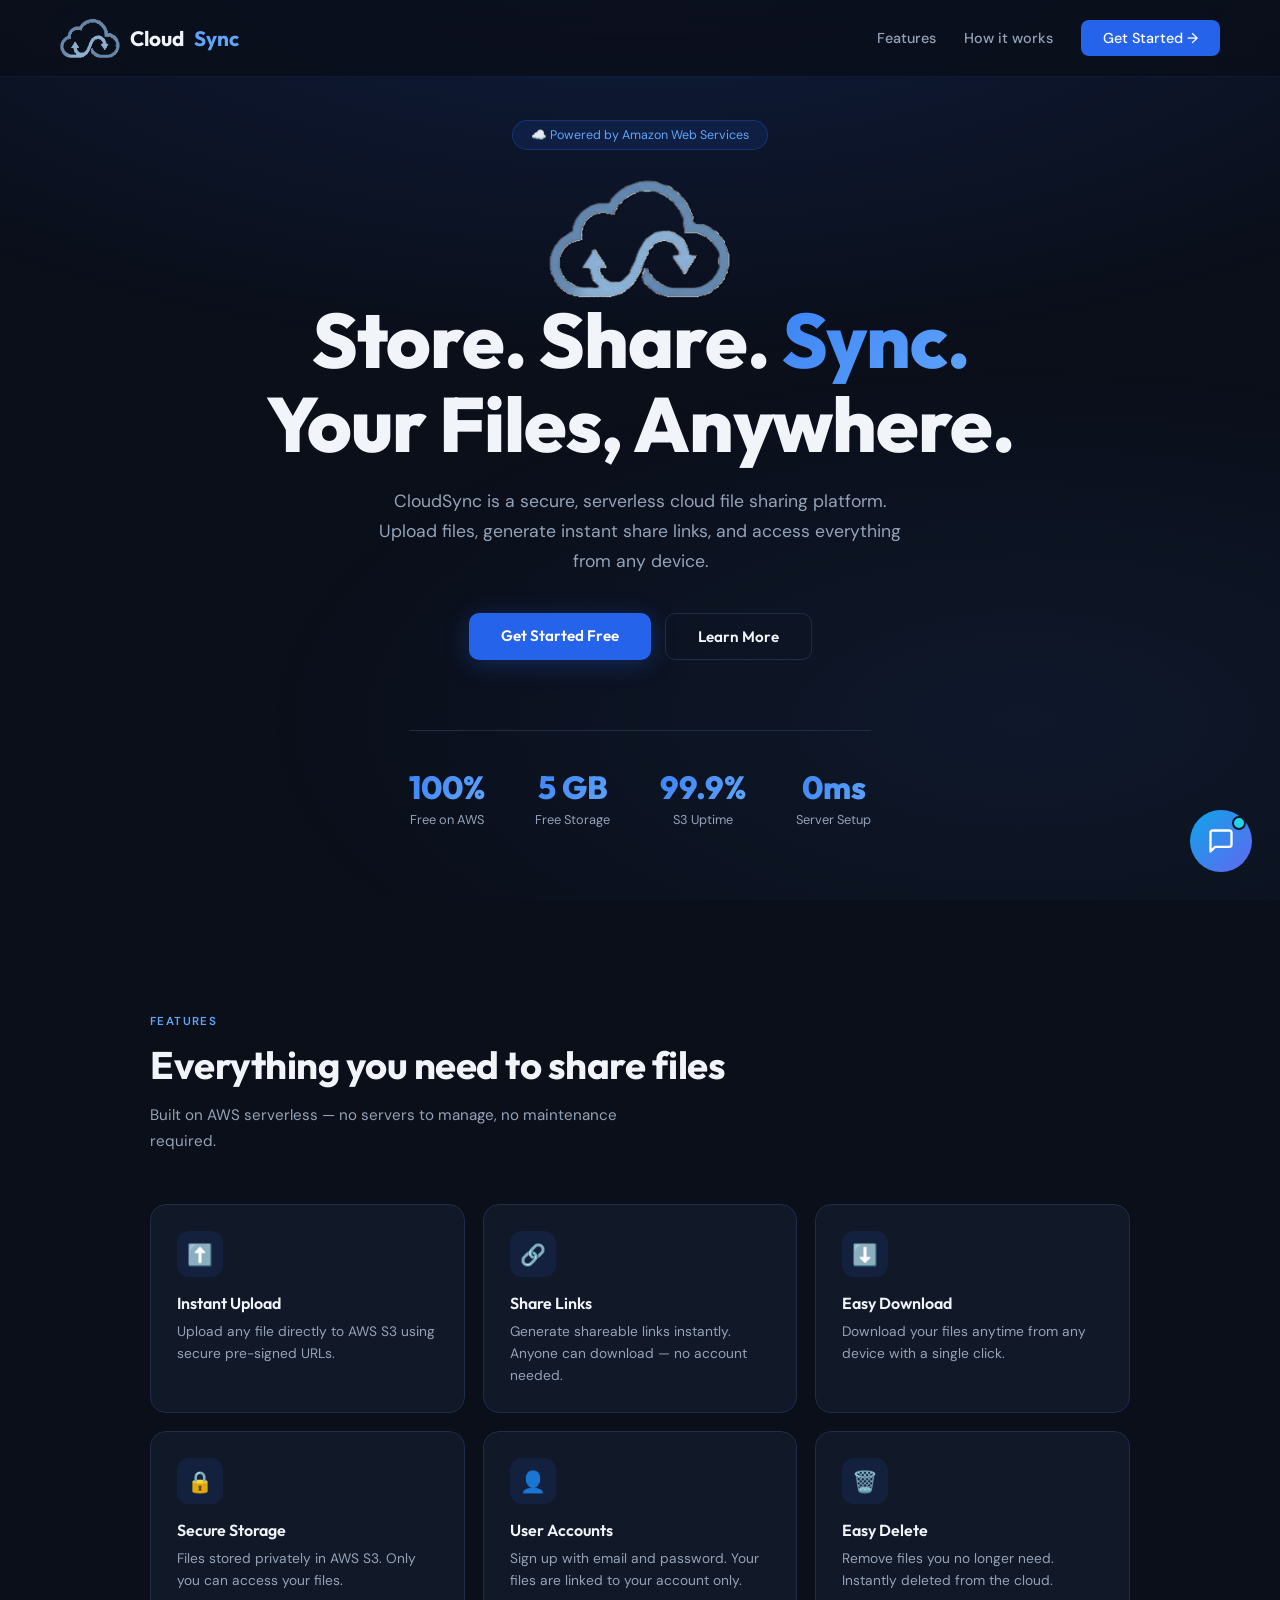
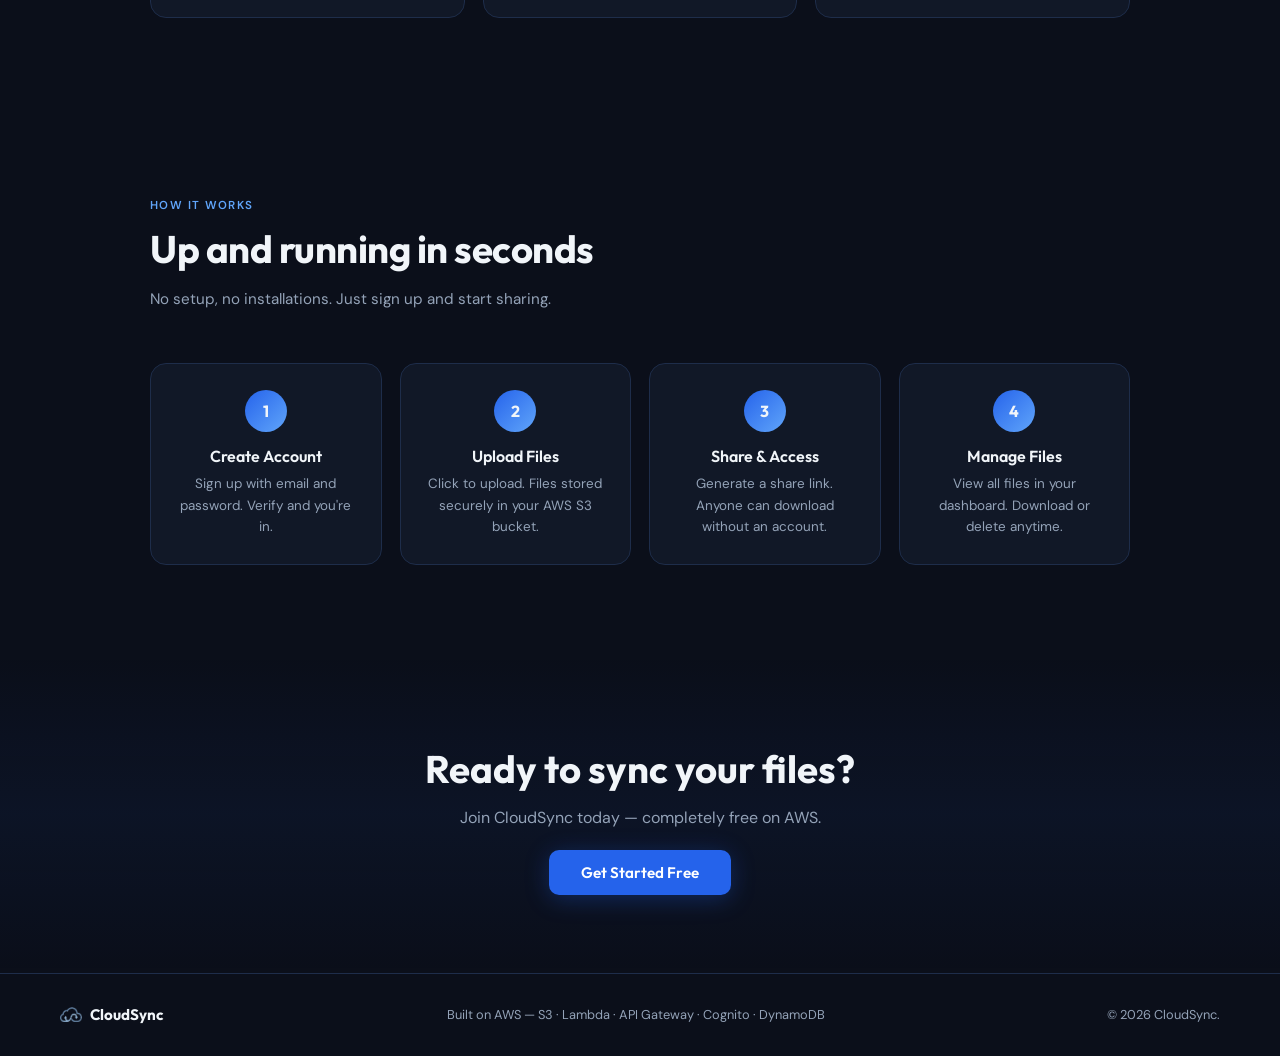
<file: frontend/index.html>
<!DOCTYPE html>
<html lang="en">
<head>
<meta charset="UTF-8"/>
<meta name="viewport" content="width=device-width, initial-scale=1.0"/>
<link rel="stylesheet" href="style.css">
<title>CloudSync — Cloud File Sharing</title>
<link href="https://fonts.googleapis.com/css2?family=Outfit:wght@400;500;600;700;800&family=DM+Sans:wght@400;500&display=swap" rel="stylesheet"/>
<style>
:root{--dark:#0b0f1a;--blue:#2563eb;--blue2:#3b82f6;--light:#60a5fa;--text:#f1f5f9;--muted:#94a3b8;--border:#1e2d4a;--card:#111827}
*{box-sizing:border-box;margin:0;padding:0}
body{background:var(--dark);color:var(--text);font-family:'DM Sans',sans-serif;overflow-x:hidden}
.bg-glow{position:fixed;inset:0;pointer-events:none;z-index:0;background:radial-gradient(ellipse 80% 50% at 50% -10%,rgba(37,99,235,.18),transparent),radial-gradient(ellipse 60% 40% at 80% 80%,rgba(59,130,246,.08),transparent)}
nav{position:fixed;top:0;left:0;right:0;z-index:100;display:flex;align-items:center;justify-content:space-between;padding:18px 60px;background:rgba(11,15,26,.85);backdrop-filter:blur(12px);border-bottom:1px solid rgba(37,99,235,.15)}
.nav-logo{display:flex;align-items:center;gap:10px;font-family:'Outfit',sans-serif;font-weight:700;font-size:1.3rem;color:var(--text);text-decoration:none}
.nav-logo img{
    height:40px;
    width:auto;
}
.nav-logo span{color:var(--light)}
.nav-links{display:flex;align-items:center;gap:28px}
.nav-links a{color:var(--muted);text-decoration:none;font-size:.9rem;font-weight:500;transition:color .2s}
.nav-links a:hover{color:var(--text)}
.btn-nav{background:var(--blue);color:#fff!important;padding:9px 22px;border-radius:8px;font-size:.88rem;font-weight:600;transition:all .2s}
.btn-nav:hover{background:var(--blue2)!important}
.hero{position:relative;z-index:1;min-height:100vh;display:flex;flex-direction:column;align-items:center;justify-content:center;text-align:center;padding:120px 20px 60px}
.badge{display:inline-flex;align-items:center;gap:8px;background:rgba(37,99,235,.12);border:1px solid rgba(37,99,235,.3);border-radius:30px;padding:6px 18px;font-size:.78rem;color:var(--light);margin-bottom:28px;animation:up .6s ease both}
.hero-logo{width:90px;height:90px;object-fit:contain;margin-bottom:24px;filter:drop-shadow(0 0 30px rgba(37,99,235,.5));animation:up .6s .1s ease both}
.hero h1{font-family:'Outfit',sans-serif;font-size:clamp(2.6rem,6vw,4.8rem);font-weight:800;line-height:1.1;letter-spacing:-1px;margin-bottom:20px;animation:up .6s .2s ease both}
.hero h1 span{background:linear-gradient(135deg,var(--blue2),var(--light));-webkit-background-clip:text;-webkit-text-fill-color:transparent;background-clip:text}
.hero p{font-size:1.1rem;color:var(--muted);max-width:540px;line-height:1.7;margin-bottom:36px;animation:up .6s .3s ease both}
.btns{display:flex;gap:14px;justify-content:center;flex-wrap:wrap;animation:up .6s .4s ease both}
.btn-p{background:var(--blue);color:#fff;padding:13px 32px;border-radius:10px;font-size:.95rem;font-weight:600;text-decoration:none;font-family:'Outfit',sans-serif;transition:all .2s;box-shadow:0 4px 24px rgba(37,99,235,.3)}
.btn-p:hover{background:var(--blue2);transform:translateY(-2px)}
.btn-s{background:transparent;color:var(--text);padding:13px 32px;border-radius:10px;font-size:.95rem;font-weight:600;text-decoration:none;border:1px solid var(--border);font-family:'Outfit',sans-serif;transition:all .2s}
.btn-s:hover{border-color:var(--blue);color:var(--light)}
.stats{display:flex;justify-content:center;gap:50px;margin-top:70px;padding:36px 0;border-top:1px solid var(--border);flex-wrap:wrap;animation:up .6s .5s ease both}
.stat-v{font-family:'Outfit',sans-serif;font-size:2rem;font-weight:800;background:linear-gradient(135deg,var(--blue2),var(--light));-webkit-background-clip:text;-webkit-text-fill-color:transparent;background-clip:text}
.stat-l{font-size:.8rem;color:var(--muted);margin-top:4px}
.sec{position:relative;z-index:1;padding:90px 60px;max-width:1100px;margin:0 auto}
.tag{font-size:.72rem;font-weight:600;color:var(--light);text-transform:uppercase;letter-spacing:.12em;margin-bottom:12px}
.sec-title{font-family:'Outfit',sans-serif;font-size:clamp(1.8rem,3vw,2.6rem);font-weight:700;margin-bottom:14px;letter-spacing:-.5px}
.sec-sub{color:var(--muted);font-size:.95rem;max-width:480px;line-height:1.7;margin-bottom:50px}
.grid{display:grid;grid-template-columns:repeat(auto-fit,minmax(270px,1fr));gap:18px}
.card{background:var(--card);border:1px solid var(--border);border-radius:16px;padding:26px;transition:all .3s;position:relative;overflow:hidden}
.card::before{content:'';position:absolute;top:0;left:0;right:0;height:2px;background:linear-gradient(90deg,var(--blue),var(--light));opacity:0;transition:opacity .3s}
.card:hover{border-color:rgba(37,99,235,.4);transform:translateY(-4px)}
.card:hover::before{opacity:1}
.card-icon{width:46px;height:46px;background:rgba(37,99,235,.12);border-radius:12px;display:flex;align-items:center;justify-content:center;font-size:1.3rem;margin-bottom:16px}
.card-title{font-family:'Outfit',sans-serif;font-size:1rem;font-weight:600;margin-bottom:7px}
.card-desc{font-size:.86rem;color:var(--muted);line-height:1.6}
.steps{display:grid;grid-template-columns:repeat(auto-fit,minmax(190px,1fr));gap:18px}
.step{background:var(--card);border:1px solid var(--border);border-radius:16px;padding:26px;text-align:center}
.step-n{width:42px;height:42px;background:linear-gradient(135deg,var(--blue),var(--light));border-radius:50%;display:flex;align-items:center;justify-content:center;font-family:'Outfit',sans-serif;font-weight:700;font-size:1rem;margin:0 auto 14px}
.step-t{font-family:'Outfit',sans-serif;font-weight:600;margin-bottom:7px}
.step-d{font-size:.84rem;color:var(--muted);line-height:1.6}
.cta{position:relative;z-index:1;text-align:center;padding:90px 20px;background:linear-gradient(180deg,transparent,rgba(37,99,235,.06),transparent)}
.cta h2{font-family:'Outfit',sans-serif;font-size:clamp(1.8rem,3vw,2.6rem);font-weight:700;margin-bottom:14px}
.cta p{color:var(--muted);margin-bottom:34px}
footer{position:relative;z-index:1;border-top:1px solid var(--border);padding:26px 60px;display:flex;align-items:center;justify-content:space-between;flex-wrap:wrap;gap:12px}
footer p{font-size:.8rem;color:var(--muted)}
.f-logo{display:flex;align-items:center;gap:8px;font-family:'Outfit',sans-serif;font-weight:700;font-size:.95rem;color:var(--text)}
.f-logo img{width:22px;height:22px;object-fit:contain}
@keyframes up{from{opacity:0;transform:translateY(24px)}to{opacity:1;transform:translateY(0)}}
@media(max-width:768px){nav{padding:14px 20px}.nav-links{display:none}.sec{padding:60px 20px}footer{padding:20px}.stats{gap:24px}}
</style>
</head>
<body>
<div class="bg-glow"></div>
<nav>
<a href="index.html" class="nav-logo">
   <img src="assets/CloudSync_logo.png" alt="" style="height:40px;">
    Cloud<span>Sync</span>
</a>
  <div class="nav-links">
    <a href="#features">Features</a>
    <a href="#how">How it works</a>
    <a href="login.html" class="btn-nav">Get Started →</a>
  </div>
</nav>
<section class="hero">
  <div class="badge">☁️ Powered by Amazon Web Services</div>
  <img src="assets/CloudSync_logo.png" alt="CloudSync" style="height:120px;">
  <h1>Store. Share. <span>Sync.</span><br/>Your Files, Anywhere.</h1>
  <p>CloudSync is a secure, serverless cloud file sharing platform. Upload files, generate instant share links, and access everything from any device.</p>
  <div class="btns">
    <a href="login.html" class="btn-p">Get Started Free</a>
    <a href="#features" class="btn-s">Learn More</a>
  </div>
  <div class="stats">
    <div><div class="stat-v">100%</div><div class="stat-l">Free on AWS</div></div>
    <div><div class="stat-v">5 GB</div><div class="stat-l">Free Storage</div></div>
    <div><div class="stat-v">99.9%</div><div class="stat-l">S3 Uptime</div></div>
    <div><div class="stat-v">0ms</div><div class="stat-l">Server Setup</div></div>
  </div>
</section>
<section class="sec" id="features">
  <div class="tag">Features</div>
  <div class="sec-title">Everything you need to share files</div>
  <p class="sec-sub">Built on AWS serverless — no servers to manage, no maintenance required.</p>
  <div class="grid">
    <div class="card"><div class="card-icon">⬆️</div><div class="card-title">Instant Upload</div><div class="card-desc">Upload any file directly to AWS S3 using secure pre-signed URLs.</div></div>
    <div class="card"><div class="card-icon">🔗</div><div class="card-title">Share Links</div><div class="card-desc">Generate shareable links instantly. Anyone can download — no account needed.</div></div>
    <div class="card"><div class="card-icon">⬇️</div><div class="card-title">Easy Download</div><div class="card-desc">Download your files anytime from any device with a single click.</div></div>
    <div class="card"><div class="card-icon">🔒</div><div class="card-title">Secure Storage</div><div class="card-desc">Files stored privately in AWS S3. Only you can access your files.</div></div>
    <div class="card"><div class="card-icon">👤</div><div class="card-title">User Accounts</div><div class="card-desc">Sign up with email and password. Your files are linked to your account only.</div></div>
    <div class="card"><div class="card-icon">🗑️</div><div class="card-title">Easy Delete</div><div class="card-desc">Remove files you no longer need. Instantly deleted from the cloud.</div></div>
  </div>
</section>
<section class="sec" id="how">
  <div class="tag">How it works</div>
  <div class="sec-title">Up and running in seconds</div>
  <p class="sec-sub">No setup, no installations. Just sign up and start sharing.</p>
  <div class="steps">
    <div class="step"><div class="step-n">1</div><div class="step-t">Create Account</div><div class="step-d">Sign up with email and password. Verify and you're in.</div></div>
    <div class="step"><div class="step-n">2</div><div class="step-t">Upload Files</div><div class="step-d">Click to upload. Files stored securely in your AWS S3 bucket.</div></div>
    <div class="step"><div class="step-n">3</div><div class="step-t">Share & Access</div><div class="step-d">Generate a share link. Anyone can download without an account.</div></div>
    <div class="step"><div class="step-n">4</div><div class="step-t">Manage Files</div><div class="step-d">View all files in your dashboard. Download or delete anytime.</div></div>
  </div>
</section>
<section class="cta">
  <h2>Ready to sync your files?</h2>
  <p>Join CloudSync today — completely free on AWS.</p>
  <a href="login.html" class="btn-p">Get Started Free</a>
</section>
<footer>
  <div class="f-logo"><img src="assets/CloudSync_logo.png" alt=""style="height:30px;"/>CloudSync</div>
  <p>Built on AWS — S3 · Lambda · API Gateway · Cognito · DynamoDB</p>
  <p>© 2026 CloudSync.</p>
</footer>
<script src="cloudsync-bot.js"></script>
</body>
</html>
</file>
<file: frontend/style.css>
.nav-logo{
    display: flex;
    align-items: center;
    gap: 8px;
    font-size: 22px;
    font-weight: bold;
}

.nav-logo img{
    width: 100px;
    height: auto;
}
html {
  scroll-behavior: smooth;
}
nav a {
  position: relative;
  text-decoration: none;
}

nav a::after {
  content: "";
  position: absolute;
  width: 0%;
  height: 2px;
  left: 0;
  bottom: -4px;
  background: var(--blue2);
  transition: width 0.3s ease;
}
nav a {
  transition: all 0.3s ease;
}

nav a:hover {
  color: var(--light);
}
</file>
